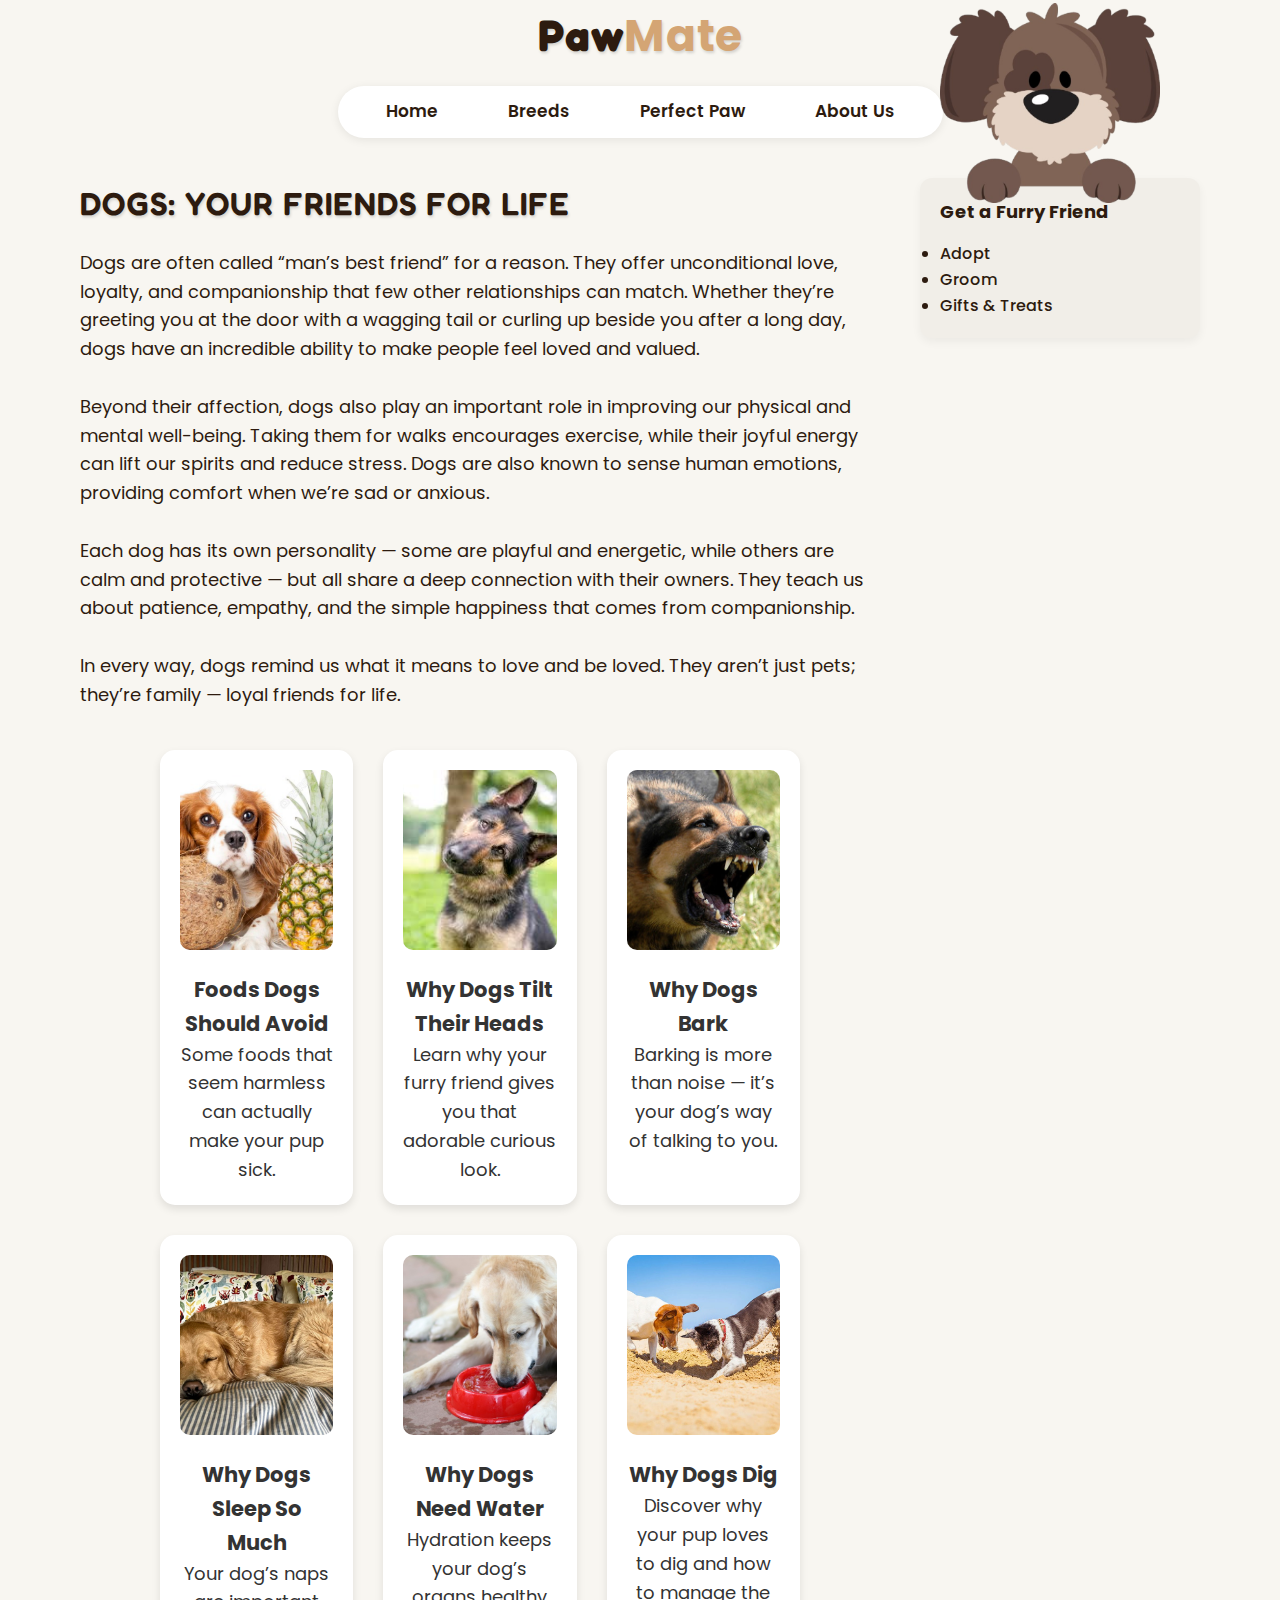
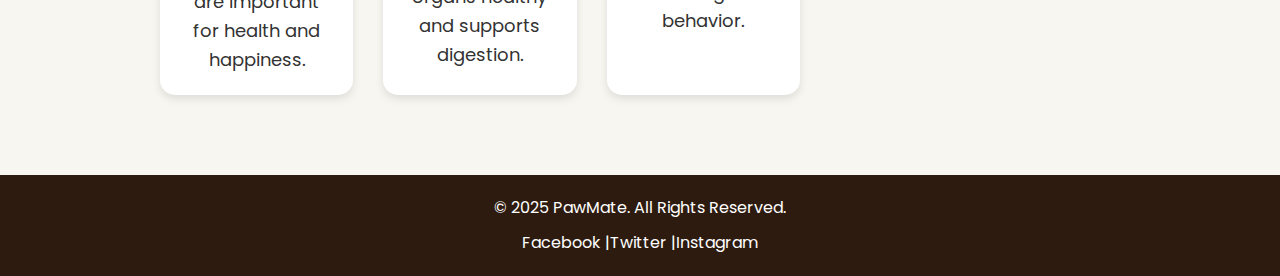
<file: index.html>
<!DOCTYPE html>
<html lang="en">
<head>
  <meta charset="UTF-8">
  <meta name="viewport" content="width=device-width, initial-scale=1.0">
  <title>PawMate - Find Your Perfect Dog</title>

  <link href="https://fonts.googleapis.com/css2?family=Fredoka+One&family=Poppins:wght@400;500;600;700&display=swap" rel="stylesheet">
  <link rel="stylesheet" href="assets/CSS/home_style.css">
</head>

<body>
  <div class="wrapper">
    <!-- Header -->
    <h1>Paw<span>Mate</span></h1>

    <!-- Navigation Bar -->
    <nav class="navbar-container">
      <ul class="navbar">
        <li><a href="index.html">Home</a></li>

        <!-- Dropdown Menu for Breeds -->
        <li class="dropdown">
          <a>Breeds</a>
            <ul class="dropdown-content">
              <li><a href="golden_retriever.html">Golden Retriever</a></li>
              <li><a href="chihuahua.html">Chihuahua</a></li>
              <li><a href="king_charles.html">Cavalier King Charles Spaniel</a></li>
              <li><a href="labrador.html">Labrador</a></li>
            </ul>
        </li>

        <li><a href="perfect_paw.html">Perfect Paw</a></li>
        <li><a href="about_us.html">About Us</a></li>
      </ul>
    </nav>

    <!-- Main Content -->
    <main>
      <section class="home_content">
        <h2 class="home_heading">Dogs: Your Friends for Life</h2>
        <p>
          Dogs are often called “man’s best friend” for a reason. They offer unconditional love, loyalty, and companionship that few other relationships can match. Whether they’re greeting you at the door with a wagging tail or curling up beside you after a long day, dogs have an incredible ability to make people feel loved and valued.
        </p>
        <p>
          <br>
          Beyond their affection, dogs also play an important role in improving our physical and mental well-being. Taking them for walks encourages exercise, while their joyful energy can lift our spirits and reduce stress. Dogs are also known to sense human emotions, providing comfort when we’re sad or anxious.
        </p>
        <p>
          <br>
          Each dog has its own personality — some are playful and energetic, while others are calm and protective — but all share a deep connection with their owners. They teach us about patience, empathy, and the simple happiness that comes from companionship.
        </p>
        <p>
          <br>
          In every way, dogs remind us what it means to love and be loved. They aren’t just pets; they’re family — loyal friends for life.
        </p>

        <!-- Grid Article Section -->
        <div class="article-grid">
          <a href="https://www.akc.org/expert-advice/nutrition/human-foods-dogs-can-and-cant-eat/" class="article-card">
            <img src="assets/images/food.png" alt="Dog Food" >
            <h3>Foods Dogs Should Avoid</h3>
            <p>Some foods that seem harmless can actually make your pup sick.</p>
          </a>

          <a href="https://www.petmd.com/dog/behavior/why-do-dogs-tilt-their-heads" class="article-card">
            <img src="assets/images/tilted_head.jpeg" alt="Dog Tilting Head" >
            <h3>Why Dogs Tilt Their Heads</h3>
            <p>Learn why your furry friend gives you that adorable curious look.</p>
          </a>

          <a href="https://petcademy.org/blog/dog-training/barking/barking-understanding-why-dogs-bark-and-what-to-do/" class="article-card">
            <img src="assets/images/dog_barking.jpg" alt="Dog Barking" >
            <h3>Why Dogs Bark</h3>
            <p>Barking is more than noise — it’s your dog’s way of talking to you.</p>
          </a>

          <a href="https://www.akc.org/expert-advice/health/why-do-dogs-sleep-so-much/" class="article-card">
            <img src="assets/images/sleep.jpeg" alt="Sleeping Dog" >
            <h3>Why Dogs Sleep So Much</h3>
            <p>Your dog’s naps are important for health and happiness.</p>
          </a>

          <a href="https://petcorner.pangovet.com/pet-health-wellness/dogs/how-much-water-do-dogs-need/" class="article-card">
            <img src="assets/images/dog_water.jpg" alt="Dog Drinking Water" >
            <h3>Why Dogs Need Water</h3>
            <p>Hydration keeps your dog’s organs healthy and supports digestion.</p>
          </a>

          <a href="https://www.akc.org/expert-advice/health/why-do-dogs-dig/" class="article-card">
            <img src="assets/images/dog_digging.jpg" alt="Dog Digging" >
            <h3>Why Dogs Dig</h3>
            <p>Discover why your pup loves to dig and how to manage the behavior.</p>
          </a>
        </div>
      </section>

      <!-- Aside section on right -->
      <aside>
        <h4>Get a Furry Friend</h4>
        <ul>
          <li><a href="https://www.straydogscenteruae.com/foster-adopt">Adopt</a></li>
          <li><a href="https://doog.ae/">Groom</a></li>
          <li><a href="https://petskyonline.com/treats-chews-for-dogs/">Gifts & Treats</a></li>
        </ul>
      </aside>
    </main>

    <!-- Fixed Image on the Right -->
    <div class="div-absolute">
      <img src="assets/images/dog1.png" alt="Dog Image">
    </div>

    <!-- Footer -->
    <footer>
      <p>&copy; 2025 PawMate. All Rights Reserved.</p>
      <ul class="social-links">
        <li>Facebook |</li>
        <li>Twitter |</li> 
        <li>Instagram</li> 
      </ul>
    </footer>
  </div>
</body>
</html>
</file>
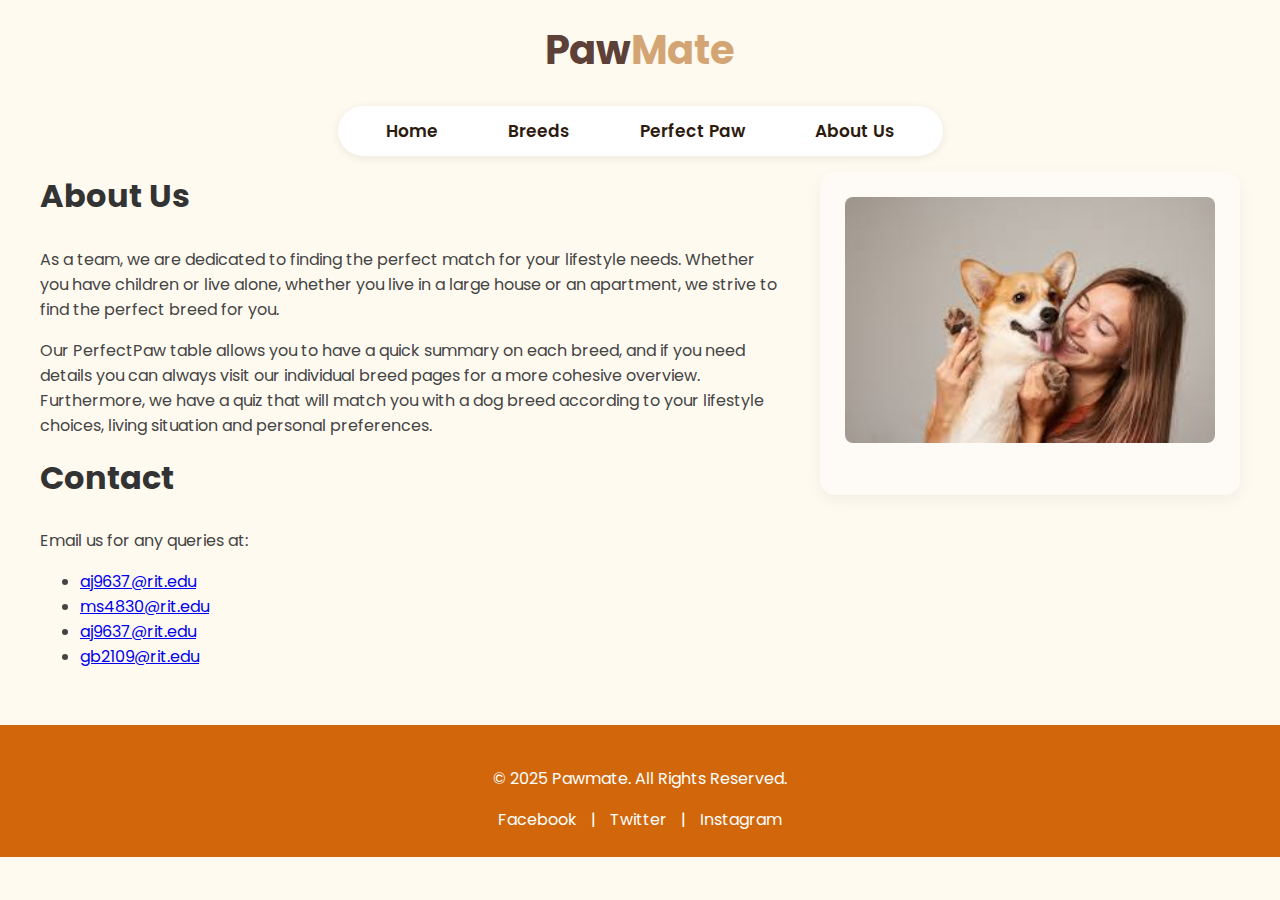
<file: about_us.html>
<!DOCTYPE html>
<html lang="en">
<head>
    <meta charset="UTF-8">
    <meta name="viewport" content="width=device-width, initial-scale=1.0">
    <link href="https://fonts.googleapis.com/css2?family=Fredoka+One&family=Poppins:wght@400;500;600;700&display=swap" rel="stylesheet">
    <link rel="stylesheet" href="assets/CSS/breeds_style.css">
    <title>Chihuahua</title>
</head>
<body>
    <!-- Header -->
    <h1>Paw<span>Mate</span></h1>
    <!-- Navigation bar -->
    <nav class="navbar-container">
            <ul class="navbar">
                <li><a href="index.html">Home</a></li>

                <!-- Dropdown Menu for breeds-->
                <li class="dropdown">
                <a>Breeds</a>
                <ul class="dropdown-content">
                    <li><a href="golden_retriever.html">Golden Retriever</a></li>
                    <li><a href="chihuahua.html">Chihuahua</a></li>
                    <li><a href="king_charles.html">Cavalier King Charles Spaniel</a></li>
                    <li><a href="labrador.html">Labrador</a></li>
                </ul>
                </li>

                <li><a href="perfect_paw.html">Perfect Paw</a></li>
                <li><a href="#contact">About Us</a></li>
            </ul>
    </nav>

    <!-- Main content -->
    <main>
        <div class="content">
            <!-- Content on the left side of the page -->
            <div id="content-left">
                <h2>About Us</h2>
                <p>As a team, we are dedicated to finding the perfect match for your lifestyle needs. Whether you have children or live alone, whether you live in a large house or an apartment, we strive to find the perfect breed for you.</p>
                <p>Our PerfectPaw table allows you to have a quick summary on each breed, and if you need details you can always visit our individual breed pages for a more cohesive overview. Furthermore, we have a quiz that will match you with a dog breed according to your lifestyle choices, living situation and personal preferences.</p>
                <h2>Contact</h2>
                <p>Email us for any queries at:</p>
                <ul>
                    <li><a href="mailto:aj9637@rit.edu">aj9637@rit.edu</a></li>
                    <li><a href="mailto:ms4830@rit.edu">ms4830@rit.edu</a></li>
                    <li><a href="mailto:rmn1307@rit.edu">aj9637@rit.edu</a></li>
                    <li><a href="mailto:gb2109@rit.edu">gb2109@rit.edu</a></li>
                </ul>
            </div>
            <!-- Image on the right side -->
            <div id="content-right">
                <img src="assets/images/dog_human.jpeg" alt="Dog Image">
            </div>
        </div>
        <!-- Footer -->
        <footer class="footer">
            <p> © 2025 Pawmate. All Rights Reserved.</p>
            <div class="socialmedia">
                <a>Facebook</a> |
                <a>Twitter</a> |
                <a>Instagram</a>
            </div>
        </footer>
    </main>
</body>
</file>
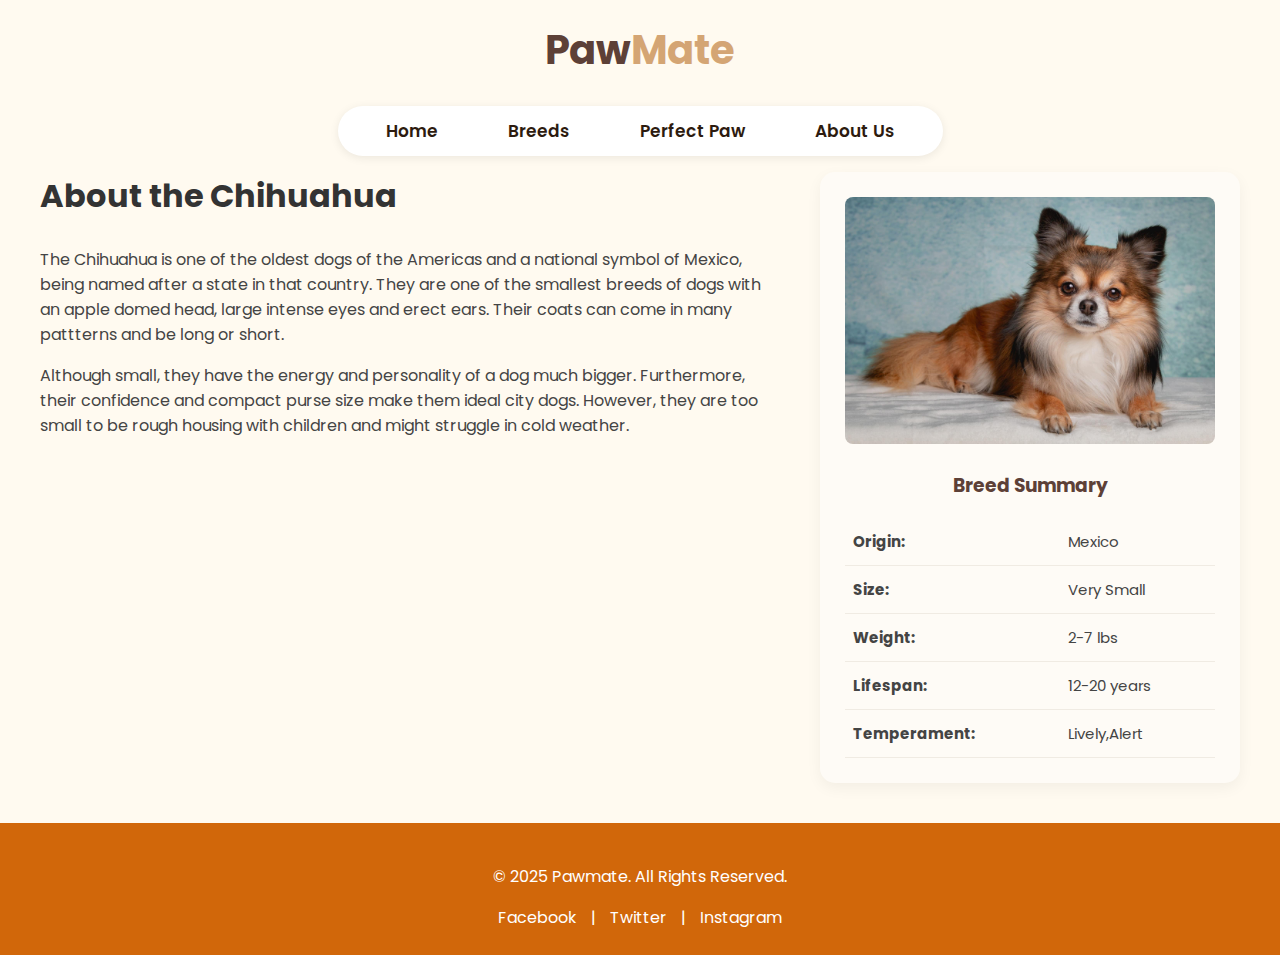
<file: chihuahua.html>
<!DOCTYPE html>
<html lang="en">
<head>
    <meta charset="UTF-8">
    <meta name="viewport" content="width=device-width, initial-scale=1.0">
    <link href="https://fonts.googleapis.com/css2?family=Fredoka+One&family=Poppins:wght@400;500;600;700&display=swap" rel="stylesheet">
    <link rel="stylesheet" href="assets/CSS/breeds_style.css">
    <title>Chihuahua</title>
</head>
<body>
    <!-- Header -->
    <h1>Paw<span>Mate</span></h1>
    <!-- navigation bar -->
    <nav class="navbar-container">
            <ul class="navbar">
                <li><a href="index.html">Home</a></li>

                <!-- Dropdown Menu for breeds -->
                <li class="dropdown">
                <a>Breeds</a>
                <ul class="dropdown-content">
                    <li><a href="golden_retriever.html">Golden Retriever</a></li>
                    <li><a href="chihuahua.html">Chihuahua</a></li>
                    <li><a href="king_charles.html">Cavalier King Charles Spaniel</a></li>
                    <li><a href="labrador.html">Labrador</a></li>
                </ul>
                </li>

                <li><a href="perfect_paw.html">Perfect Paw</a></li>
                <li><a href="about_us.html">About Us</a></li>
            </ul>
    </nav>
    <!-- Main content -->
    <main>
        <div class="content">
            <!-- Content on the left of the page -->
            <div id="content-left">
                <h2>About the Chihuahua</h2>
                <p>The Chihuahua is one of the oldest dogs of the Americas and a national symbol of Mexico, being named after a state in that country. They are one of the smallest breeds of dogs with an apple domed head, large intense eyes and erect ears. Their coats can come in many pattterns and be long or short.</p>
                <p>Although small, they have the energy and personality of a dog much bigger. Furthermore, their confidence and compact purse size make them ideal city dogs. However, they are too small to be rough housing with children and might struggle in cold weather.</p>
            </div>
            <!-- Content on the right of the page -->
            <div id="content-right">
                <img src="assets/images/chihuahua_pic.jpg" alt="A Chihuahua">
                
                <h3>Breed Summary</h3>
                <table class="summarytable">
                    <tr>
                        <td><strong>Origin:</strong></td>
                        <td>Mexico</td>
                    </tr>
                     <tr>
                        <td><strong>Size:</strong></td>
                        <td>Very Small</td>
                    </tr>
                    <tr>
                        <td><strong>Weight:</strong></td>
                        <td>2-7 lbs</td>
                    </tr>
                    <tr>
                        <td><strong>Lifespan:</strong></td>
                        <td>12-20 years</td>
                    </tr>
                    <tr>
                        <td><strong>Temperament:</strong></td>
                        <td>Lively,Alert</td>
                    </tr>
                </table>
            </div>

        </div>
    </main>
    <!-- Footer -->
    <footer class="footer">
        <p> © 2025 Pawmate. All Rights Reserved.</p>
        <div class="socialmedia">
            <a>Facebook</a> |
            <a>Twitter</a> |
            <a>Instagram</a>
        </div>
    </footer>
</body>
</html>
</file>
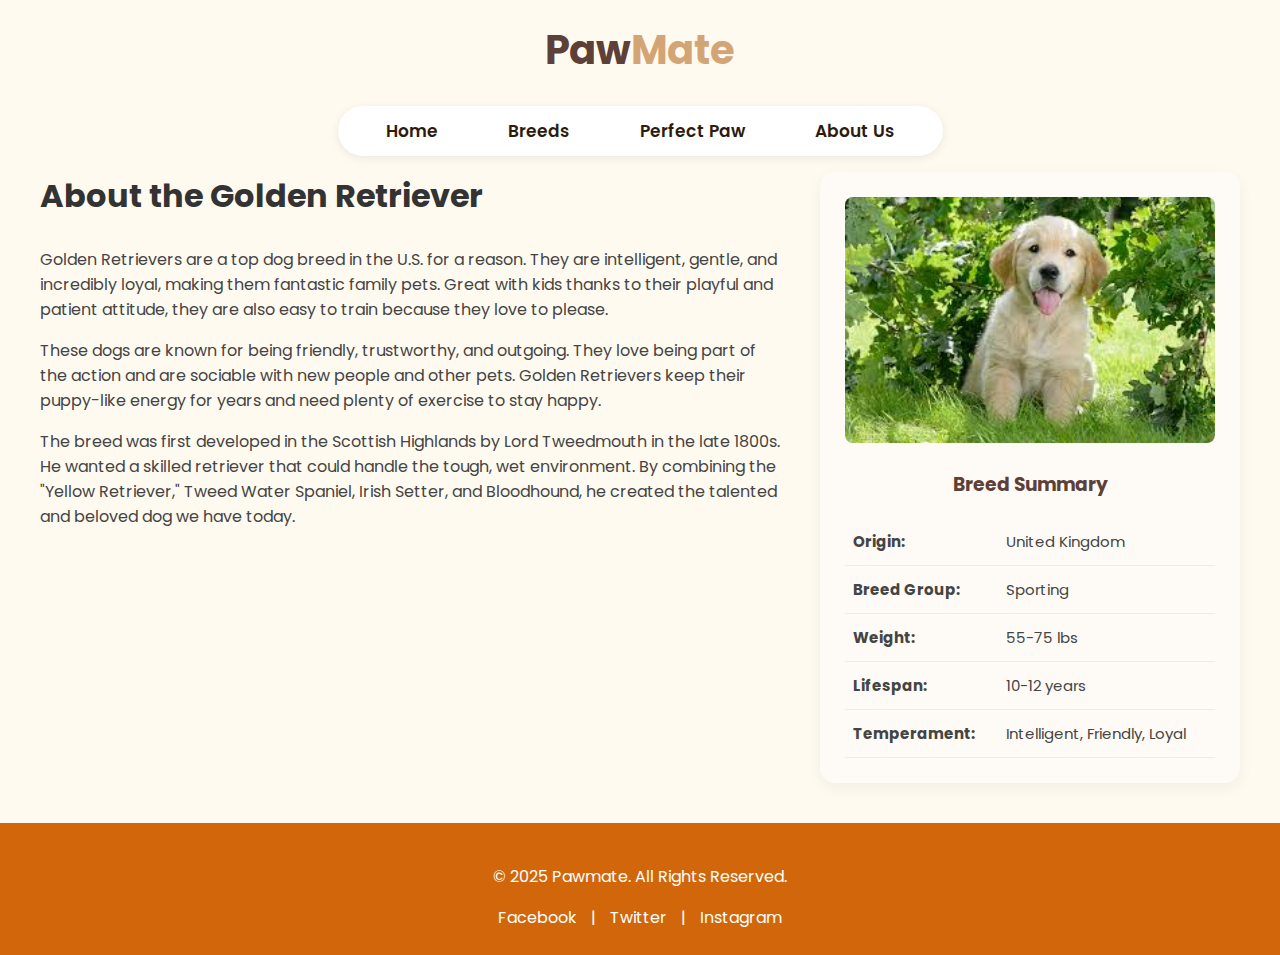
<file: golden_retriever.html>
<!DOCTYPE html>
<html lang="en">
<head>
    <meta charset="UTF-8">
    <meta name="viewport" content="width=device-width, initial-scale=1.0">
    <link href="https://fonts.googleapis.com/css2?family=Fredoka+One&family=Poppins:wght@400;500;600;700&display=swap" rel="stylesheet">
    <link rel="stylesheet" href="assets/CSS/breeds_style.css">
    <title>Golden Retriever</title>
</head>
<body>
    <!-- Header -->
    <h1>Paw<span>Mate</span></h1>
    <nav class="navbar-container">
            <ul class="navbar">
                <li><a href="index.html">Home</a></li>

                <!-- Dropdown Menu for breeds-->
                <li class="dropdown">
                <a>Breeds</a>
                <ul class="dropdown-content">
                    <li><a href="golden_retriever.html">Golden Retriever</a></li>
                    <li><a href="chihuahua.html">Chihuahua</a></li>
                    <li><a href="king_charles.html">Cavalier King Charles Spaniel</a></li>
                    <li><a href="labrador.html">Labrador</a></li>
                </ul>
                </li>

                <li><a href="perfect_paw.html">Perfect Paw</a></li>
                <li><a href="about_us.html">About Us</a></li>
            </ul>
        </nav>
    <!-- Main content -->
    <main>
        <div class="content">
            <!-- Content on the left of the page -->
            <div id="content-left">
                <h2>About the Golden Retriever</h2>
                <p>Golden Retrievers are a top dog breed in the U.S. for a reason. They are intelligent, gentle, and incredibly loyal, making them fantastic family pets. Great with kids thanks to their playful and patient attitude, they are also easy to train because they love to please.</p>
                <p>These dogs are known for being friendly, trustworthy, and outgoing. They love being part of the action and are sociable with new people and other pets. Golden Retrievers keep their puppy-like energy for years and need plenty of exercise to stay happy.</p>
                <p>The breed was first developed in the Scottish Highlands by Lord Tweedmouth in the late 1800s. He wanted a skilled retriever that could handle the tough, wet environment. By combining the "Yellow Retriever," Tweed Water Spaniel, Irish Setter, and Bloodhound, he created the talented and beloved dog we have today.</p>
            </div>
            <!-- Content on the right of the page -->
            <div id="content-right">
                <img src="assets/images/golden_retriever.jpeg" alt="A Golden Retriever">
                
                <h3>Breed Summary</h3>
                <table class="summarytable">
                    <tr>
                        <td><strong>Origin:</strong></td>
                        <td>United Kingdom</td>
                    </tr>
                     <tr>
                        <td><strong>Breed Group:</strong></td>
                        <td>Sporting</td>
                    </tr>
                    <tr>
                        <td><strong>Weight:</strong></td>
                        <td>55-75 lbs</td>
                    </tr>
                    <tr>
                        <td><strong>Lifespan:</strong></td>
                        <td>10-12 years</td>
                    </tr>
                    <tr>
                        <td><strong>Temperament:</strong></td>
                        <td>Intelligent, Friendly, Loyal</td>
                    </tr>
                </table>
            </div>

        </div>
    </main>
    <!-- Footer -->
    <footer class="footer">
        <p> © 2025 Pawmate. All Rights Reserved.</p>
        <div class="socialmedia">
            <a>Facebook</a> |
            <a>Twitter</a> |
            <a>Instagram</a>
        </div>
    </footer>
</body>
</html>
</file>
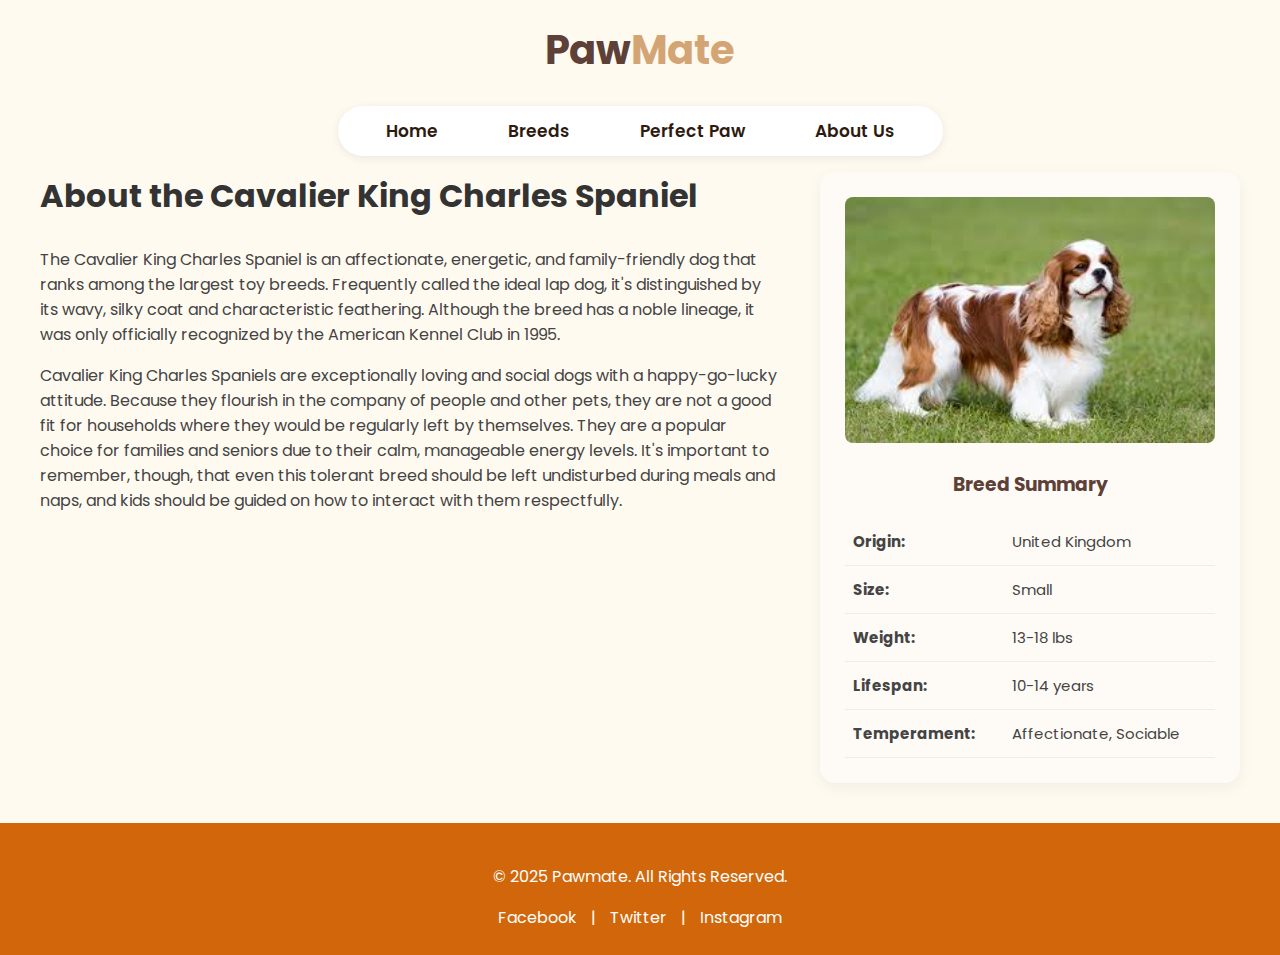
<file: king_charles.html>
<!DOCTYPE html>
<html lang="en">
<head>
    <meta charset="UTF-8">
    <meta name="viewport" content="width=device-width, initial-scale=1.0">
    <link href="https://fonts.googleapis.com/css2?family=Fredoka+One&family=Poppins:wght@400;500;600;700&display=swap" rel="stylesheet">
    <link rel="stylesheet" href="assets/CSS/breeds_style.css">
    <title>Cavalier King Charles Spaniel</title>
</head>
<body>
    <!-- Header -->
    <h1>Paw<span>Mate</span></h1>
    <!-- Navigation bar -->
    <nav class="navbar-container">
            <ul class="navbar">
                <li><a href="index.html">Home</a></li>

                <!-- Dropdown Menu for breeds-->
                <li class="dropdown">
                <a>Breeds</a>
                <ul class="dropdown-content">
                    <li><a href="golden_retriever.html">Golden Retriever</a></li>
                    <li><a href="chihuahua.html">Chihuahua</a></li>
                    <li><a href="king_charles.html">Cavalier King Charles Spaniel</a></li>
                    <li><a href="labrador.html">Labrador</a></li>
                </ul>
                </li>

                <li><a href="perfect_paw.html">Perfect Paw</a></li>
                <li><a href="about_us.html">About Us</a></li>
            </ul>
        </nav>

    <!-- Main content -->
    <main>
        <div class="content">
            <!-- Content on the left side of the page -->
            <div id="content-left">
                <h2>About the Cavalier King Charles Spaniel</h2>
                <p>The Cavalier King Charles Spaniel is an affectionate, energetic, and family-friendly dog that ranks among the largest toy breeds. Frequently called the ideal lap dog, it's distinguished by its wavy, silky coat and characteristic feathering. Although the breed has a noble lineage, it was only officially recognized by the American Kennel Club in 1995.</p>
                <p>Cavalier King Charles Spaniels are exceptionally loving and social dogs with a happy-go-lucky attitude. Because they flourish in the company of people and other pets, they are not a good fit for households where they would be regularly left by themselves. They are a popular choice for families and seniors due to their calm, manageable energy levels. It's important to remember, though, that even this tolerant breed should be left undisturbed during meals and naps, and kids should be guided on how to interact with them respectfully.</p>
            </div>
            <!-- Content on the right side of the page -->
            <div id="content-right">
                <img src="assets/images/king_charles_spaniel.jpeg" alt="A Cavalier King Charles Spaniel">
                
                <h3>Breed Summary</h3>
                <table class="summarytable">
                    <tr>
                        <td><strong>Origin:</strong></td>
                        <td>United Kingdom</td>
                    </tr>
                     <tr>
                        <td><strong>Size:</strong></td>
                        <td>Small </td>
                    </tr>
                    <tr>
                        <td><strong>Weight:</strong></td>
                        <td>13-18 lbs</td>
                    </tr>
                    <tr>
                        <td><strong>Lifespan:</strong></td>
                        <td>10-14 years</td>
                    </tr>
                    <tr>
                        <td><strong>Temperament:</strong></td>
                        <td>Affectionate, Sociable</td>
                    </tr>
                </table>
            </div>
        </div>
    </main>
    <!-- footer -->
    <footer class="footer">
        <p> © 2025 Pawmate. All Rights Reserved.</p>
        <div class="socialmedia">
            <a>Facebook</a> |
            <a>Twitter</a> |
            <a>Instagram</a>
        </div>
    </footer>
</body>
</html>
</file>
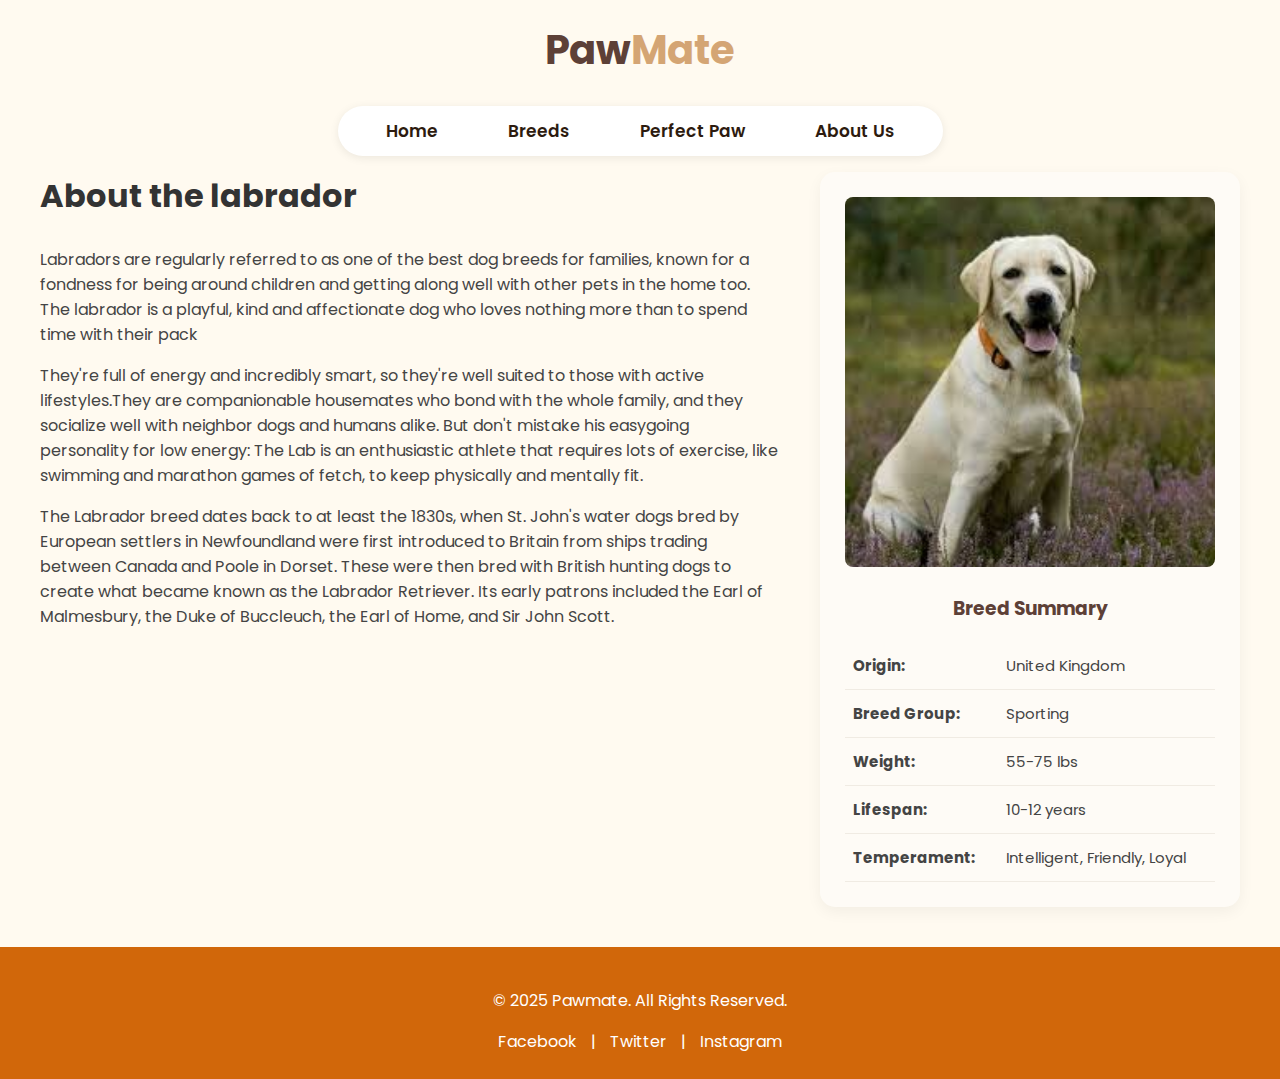
<file: labrador.html>
<!DOCTYPE html>
<html lang="en">
<head>
    <meta charset="UTF-8">
    <meta name="viewport" content="width=device-width, initial-scale=1.0">
    <link href="https://fonts.googleapis.com/css2?family=Fredoka+One&family=Poppins:wght@400;500;600;700&display=swap" rel="stylesheet">
    <link rel="stylesheet" href="assets/CSS/breeds_style.css">
    <title>Golden Retriever</title>
</head>
<body>
    <!-- Header -->
    <h1>Paw<span>Mate</span></h1>
    <!-- Navigation bar -->
    <nav class="navbar-container">
            <ul class="navbar">
                <li><a href="index.html">Home</a></li>

                <!-- Dropdown Menu for breeds-->
                <li class="dropdown">
                <a>Breeds</a>
                <ul class="dropdown-content">
                    <li><a href="golden_retriever.html">Golden Retriever</a></li>
                    <li><a href="chihuahua.html">Chihuahua</a></li>
                    <li><a href="king_charles.html">Cavalier King Charles Spaniel</a></li>
                    <li><a href="labrador.html">Labrador</a></li>
                </ul>
                </li>

                <li><a href="perfect_paw.html">Perfect Paw</a></li>
                <li><a href="about_us.html">About Us</a></li>
            </ul>
    </nav>
    <!-- Main content -->
    <main>
        <div class="content">
            <!-- Content on left side of page -->
            <div id="content-left">
                <h2>About the labrador</h2>
                <p>Labradors are regularly referred to as one of the best dog breeds for families, known for a fondness for being around children and getting along well with other pets in the home too. The labrador is a playful, kind and affectionate dog who loves nothing more than to spend time with their pack</p>
                <p>They're full of energy and incredibly smart, so they're well suited to those with active lifestyles.They are companionable housemates who bond with the whole family, and they socialize well with neighbor dogs and humans alike. But don't mistake his easygoing personality for low energy: The Lab is an enthusiastic athlete that requires lots of exercise, like swimming and marathon games of fetch, to keep physically and mentally fit.</p>
                <p>The Labrador breed dates back to at least the 1830s, when St. John's water dogs bred by European settlers in Newfoundland were first introduced to Britain from ships trading between Canada and Poole in Dorset. These were then bred with British hunting dogs to create what became known as the Labrador Retriever. Its early patrons included the Earl of Malmesbury, the Duke of Buccleuch, the Earl of Home, and Sir John Scott.</p>
            </div>
            <!-- Content on the right side of page -->
            <div id="content-right">
                <img src="assets/images/labrador.jpeg" alt="A labrador">
                
                <h3>Breed Summary</h3>
                <table class="summarytable">
                    <tr>
                        <td><strong>Origin:</strong></td>
                        <td>United Kingdom</td>
                    </tr>
                     <tr>
                        <td><strong>Breed Group:</strong></td>
                        <td>Sporting</td>
                    </tr>
                    <tr>
                        <td><strong>Weight:</strong></td>
                        <td>55-75 lbs</td>
                    </tr>
                    <tr>
                        <td><strong>Lifespan:</strong></td>
                        <td>10-12 years</td>
                    </tr>
                    <tr>
                        <td><strong>Temperament:</strong></td>
                        <td>Intelligent, Friendly, Loyal</td>
                    </tr>
                </table>
            </div>

        </div>
    </main>
    <!-- Footer -->
    <footer class="footer">
        <p> © 2025 Pawmate. All Rights Reserved.</p>
        <div class="socialmedia">
            <a>Facebook</a> |
            <a>Twitter</a> |
            <a>Instagram</a>
        </div>
    </footer>
</body>
</html>
</file>
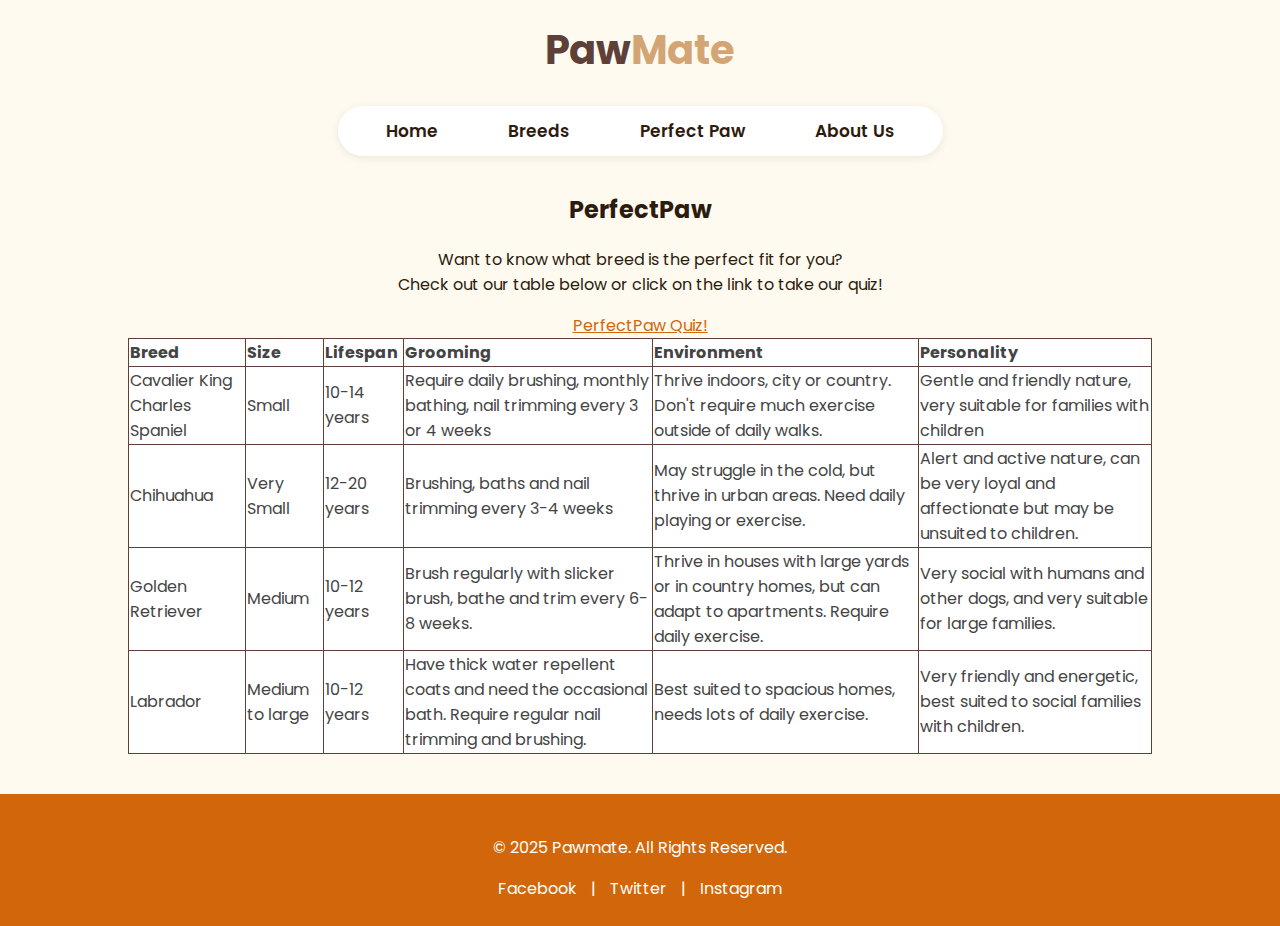
<file: perfect_paw.html>
<!DOCTYPE html>
<html lang="en">
    <head>
        <meta charset="UTF-8">
        <meta name="viewport" content="width=device-width, initial-scale=1.0">
        <link href="https://fonts.googleapis.com/css2?family=Fredoka+One&family=Poppins:wght@400;500;600;700&display=swap" rel="stylesheet">
        <link rel="stylesheet" href="assets/CSS/breeds_style.css">
        <title>PerfectPaw</title>
    </head>
    <body>
        <!-- Header -->
        <h1>Paw<span>Mate</span></h1>
        <!-- Navigation bar -->
        <nav class="navbar-container">
            <ul class="navbar">
                <li><a href="index.html">Home</a></li>

                <!-- Dropdown Menu for breeds-->
                <li class="dropdown">
                <a>Breeds</a>
                <ul class="dropdown-content">
                    <li><a href="golden_retriever.html">Golden Retriever</a></li>
                    <li><a href="chihuahua.html">Chihuahua</a></li>
                    <li><a href="king_charles.html">Cavalier King Charles Spaniel</a></li>
                    <li><a href="labrador.html">Labrador</a></li>
                </ul>
                </li>

                <li><a href="perfect_paw.html">Perfect Paw</a></li>
                <li><a href="about_us.html">About Us</a></li>
            </ul>
        </nav>
        <!-- Main content -->
        <div id="perf-content">
            <h2>PerfectPaw</h2>
            <p>
                Want to know what breed is the perfect fit for you?<br>
                Check out our table below or click on the link to take our quiz!
            </p>
        </div>
        <!-- Link to quiz -->
        <a href="https://uquiz.com/X9U2ic" id="quiz-link">PerfectPaw Quiz!</a>
        <!-- Comparision table -->
        <table class="perf-table">
            <tr>
                <th>Breed</th>
                <th>Size</th>
                <th>Lifespan</th>
                <th>Grooming</th>
                <th>Environment</th>
                <th>Personality</th>
            </tr>
            <tr>
                <td>Cavalier King Charles Spaniel</td>
                <td>Small</td>
                <td>10-14 years</td>
                <td>Require daily brushing, monthly bathing, nail trimming every 3 or 4 weeks</td>
                <td>Thrive indoors, city or country. Don't require much exercise outside of daily walks.</td>
                <td>Gentle and friendly nature, very suitable for families with children</td>
            </tr>
            <tr>
                <td>Chihuahua</td>
                <td>Very Small</td>
                <td>12-20 years</td>
                <td>Brushing, baths and nail trimming every 3-4 weeks</td>
                <td>May struggle in the cold, but thrive in urban areas. Need daily playing or exercise.</td>
                <td>Alert and active nature, can be very loyal and affectionate but may be unsuited to children.</td>
            </tr>
            <tr>
                <td>Golden Retriever</td>
                <td>Medium</td>
                <td>10-12 years</td>
                <td>Brush regularly with slicker brush, bathe and trim every 6-8 weeks.</td>
                <td>Thrive in houses with large yards or in country homes, but can adapt to apartments. Require daily exercise.</td>
                <td>Very social with humans and other dogs, and very suitable for large families.</td>
            </tr>
            <tr>
                <td>Labrador</td>
                <td>Medium to large</td>
                <td>10-12 years</td>
                <td>Have thick water repellent coats and need the occasional bath. Require regular nail trimming and brushing.</td>
                <td>Best suited to spacious homes, needs lots of daily exercise.</td>
                <td>Very friendly and energetic, best suited to social families with children.</td>
            </tr>
        </table>
        <!-- Footer-->
        <footer class="footer">
            <p> © 2025 Pawmate. All Rights Reserved.</p>
            <div class="socialmedia">
                <a>Facebook</a> |
                <a>Twitter</a> |
                <a>Instagram</a>
            </div>
        </footer>
    </body>
</html>
</file>
<file: assets/CSS/breeds_style.css>
body {
  background-color: #fffaf0;
  font-family: 'Poppins', Arial, sans-serif;
  display: flex;
  flex-direction: column;
  margin: 0;
  color: #444; 
}

main {
  flex: 1;/*for footer*/
}

/*header*/
h1 {
  text-align: center;
  font-size: 40px;
  font-weight: bold;
  color: #5D4037;
  padding: 20px 0 10px 0;
  margin: 0;
}


h1 span {
  color: #d4a574;
}

/*navigation bar (container aligns the entire bar)*/

.navbar-container {
  display: flex;
  justify-content: center; 
}

.navbar {
  list-style: none;
  display: inline-flex;
  gap: 30px;
  background-color: #fff;
  padding: 12px 28px;
  border-radius: 50px;
  box-shadow: 0 2px 10px rgba(0,0,0,0.08);
  position: relative;
}


.navbar li {
  position: relative;
}

/*how it looks when mouse not hovering over each link*/
.navbar a {
  text-decoration: none;
  color: #2d1b0f;
  font-weight: 600;
  font-size: 17px;
  padding: 10px 20px;
  border-radius: 25px;
  transition: all 0.3s ease;
}

/*how it looks when mouse is hovering over each link*/
.navbar a:hover{
  background-color: #f8f6f1;
  box-shadow: 0 0 8px rgba(0,0,0,0.1);
  color: #7a5b3a;
}

/* Dropdown Menu */
.dropdown {
  position: relative;
}

.dropdown-content {
  display: none;
  position: absolute;
  top: 45px;
  left: 0;
  background-color: #fff;
  min-width: 230px;
  box-shadow: 0 4px 10px rgba(0, 0, 0, 0.1);
  border-radius: 12px;
  padding: 10px 0;
  z-index: 10;
}

.dropdown-content li {
  list-style: none;
}

.dropdown-content a {
  display: block;
  padding: 10px 20px;
  color: #2d1b0f;
  text-decoration: none;
  transition: all 0.3s ease;
}

.dropdown-content a:hover {
  background-color: #f8f6f1;
  color: #7a5b3a;
}

/* Show dropdown on hover */
.dropdown:hover .dropdown-content {
  display: block;
}

/*content arranged on the left side of the page*/

.content{
  display: flex;
  gap: 40px;
  padding: 0 40px; 
  max-width: 1200px;
  margin: 0 auto;
  align-items: flex-start; 
}

#content-left {
  flex: 2; /*so that left side of page takes up more space than summary on right*/
}

#content-left h2 {
  color: #333;
  font-size: 2em;
  margin-top: 0;
}

/*content arranged on the right side of the page*/

#content-right {
  flex: 1;
  background-color: #FEFBF6; 
  padding: 25px;
  border-radius: 15px; /* for the box*/
  box-shadow: 0 5px 15px rgba(0,0,0,0.05); /
}

#content-right img {
  width: 100%;
  border-radius: 8px;
  margin-bottom: 20px;
}


#content-right h3 {
  text-align: center;
  color: #5D4037;
  margin-top: 0;
}

.summarytable {
  width: 100%;
  border-collapse: collapse;
  font-size: 15px;
}

.summarytable td {
  padding: 12px 8px;
  border-bottom: 1px solid #F0EBE3;
}

/* for the footer */

.footer {
  background-color: #d1670a; 
  color: white;
  text-align: center;
  padding: 25px 0;
  margin-top: 40px; 
  bottom:0;
}

.socialmedia a {
  color: white;
  padding: 0 10px;
  text-decoration: none;
}

/*For the PerfectPaw content and table*/

#perf-content{
  color:#2C1C0D;
  text-align: center;
  padding-left: 10%;
  padding-right:10%;
}
#quiz-link{
  align-self: center;
  color:#d1670a
}

.perf-table, .perf-table td, .perf-table th {  
  border: 1px solid #5D4037;
  text-align: left;
}

.perf-table {
  background-color: white;
  border-collapse: collapse;
  width:80%;
  align-self: center;
}

#perf-table th, #perf-table td {
  padding: 10px;
}
</file>
<file: assets/CSS/home_style.css>
/* Reset and Base Styling */
* {
  margin: 0;
  padding: 0;
  box-sizing: border-box;
  font-family: 'Poppins', Arial, sans-serif;
}

body {
  background-color: #f8f6f1;
  color: #2d1b0f;
  line-height: 1.6;
}

/*to wrap and align things on the entire page*/
.wrapper {
  display: flex;
  flex-direction: column;
  min-height: 100vh;
}

/*headers*/
h1, h2 {
  text-align: center;
  font-family: 'Fredoka One', cursive;
  font-size: 44px;
  letter-spacing: 1px;
  color: #2d1b0f;
  text-shadow: 1px 2px 3px rgba(0, 0, 0, 0.15);
  margin-bottom: 15px;
  cursor: default;
  transition: transform 0.3s ease, color 0.3s ease;
}

h1 span {
  color: #d4a574;
}

/*navigation bar (container aligns the entire bar)*/
.navbar-container {
  display: flex;
  justify-content: center; 
}

.navbar {
  list-style: none;
  display: inline-flex;
  gap: 30px;
  background-color: #fff;
  padding: 12px 28px;
  border-radius: 50px;
  box-shadow: 0 2px 10px rgba(0,0,0,0.08);
  position: relative;
}

.navbar li {
  position: relative;
}

/*how it looks when mouse not hovering over each link*/
.navbar a {
  text-decoration: none;
  color: #2d1b0f;
  font-weight: 600;
  font-size: 17px;
  padding: 10px 20px;
  border-radius: 25px;
  transition: all 0.3s ease;
}

/*how it looks when mouse is hovering over each link*/
.navbar a:hover{
  background-color: #f8f6f1;
  box-shadow: 0 0 8px rgba(0,0,0,0.1);
  color: #7a5b3a;
}

/* Dropdown Menu */
.dropdown {
  position: relative;
}

.dropdown-content {
  display: none;
  position: absolute;
  top: 45px;
  left: 0;
  background-color: #fff;
  min-width: 230px;
  box-shadow: 0 4px 10px rgba(0, 0, 0, 0.1);
  border-radius: 12px;
  padding: 10px 0;
  z-index: 10;
}

.dropdown-content li {
  list-style: none;
}

.dropdown-content a {
  display: block;
  padding: 10px 20px;
  color: #2d1b0f;
  text-decoration: none;
  transition: all 0.3s ease;
}

.dropdown-content a:hover {
  background-color: #f8f6f1;
  color: #7a5b3a;
}

/* Show dropdown on hover */
.dropdown:hover .dropdown-content {
  display: block;
}

/* Main Content */
.content{
  display: flex;
  gap: 40px;
  padding: 0 40px; 
  max-width: 1200px;
  margin: 0 auto;
  align-items: flex-start; 
}


main {
  display: flex;
  flex-wrap: wrap;
  justify-content: space-between;
  padding: 40px 80px;
}

.home_content {
  flex: 1;
  font-size: 18px;
  padding-right: 40px;
  min-width: 55%;
}

.home_heading {
  font-size: 32px;
  margin-bottom: 20px;
  font-weight: 600;
  text-transform: uppercase;
  text-align: left;
}

aside {
  background-color: #f1eee8;
  border-radius: 12px;
  padding: 20px;
  width: 25%;
  min-width: 280px;
  box-shadow: 0 4px 10px rgba(0, 0, 0, 0.05);
  height: fit-content;
}

aside h4 {
  margin-bottom: 15px;
  font-size: 18px;
}

aside a {
  text-decoration: none;
  color: #2d1b0f;
  font-weight: 500;
  transition: color 0.3s ease;
}

aside a:hover {
  color: #7a5b3a;
}

/* For the dog image on top of the sidebar */
.div-absolute {
  position: absolute;
  top: 3px;
  right: 120px;
  z-index: 120;
}

.div-absolute img {
  width: 220px;
  height: 200px;
  border: none;
  border-radius: 0;
  box-shadow: none;
  opacity: 1;
  transform: none;
}
.article-grid {
  display: grid;
  grid-template-columns: repeat(3, 1fr);
  gap: 30px; /* space between cards */
  justify-content: center;
  padding: 40px 80px; /* equal spacing on sides */
  box-sizing: border-box;
}

.article-card {
  display: block;
  background: #fff;
  border-radius: 15px;
  box-shadow: 0 4px 8px rgba(0,0,0,0.1);
  text-align: center;
  padding: 20px;
  text-decoration: none;
  color: #333;
  transition: transform 0.3s ease, box-shadow 0.3s ease;
}

.article-card img {
  width: 100%;
  height: 180px;
  object-fit: cover;
  border-radius: 10px;
  margin-bottom: 15px;
}

.article-card:hover {
  transform: translateY(-5px);
  box-shadow: 0 6px 15px rgba(0,0,0,0.15);
}

/* Footer */
footer {
  background-color: #2d1b0f;
  color: #fff;
  text-align: center;
  padding: 20px;
  margin-top: auto;
  position: relative;
  z-index: 10;
}

.social-links {
  list-style: none;
  display: flex;
  justify-content: center;
  margin-top: 10px;

}
</file>
